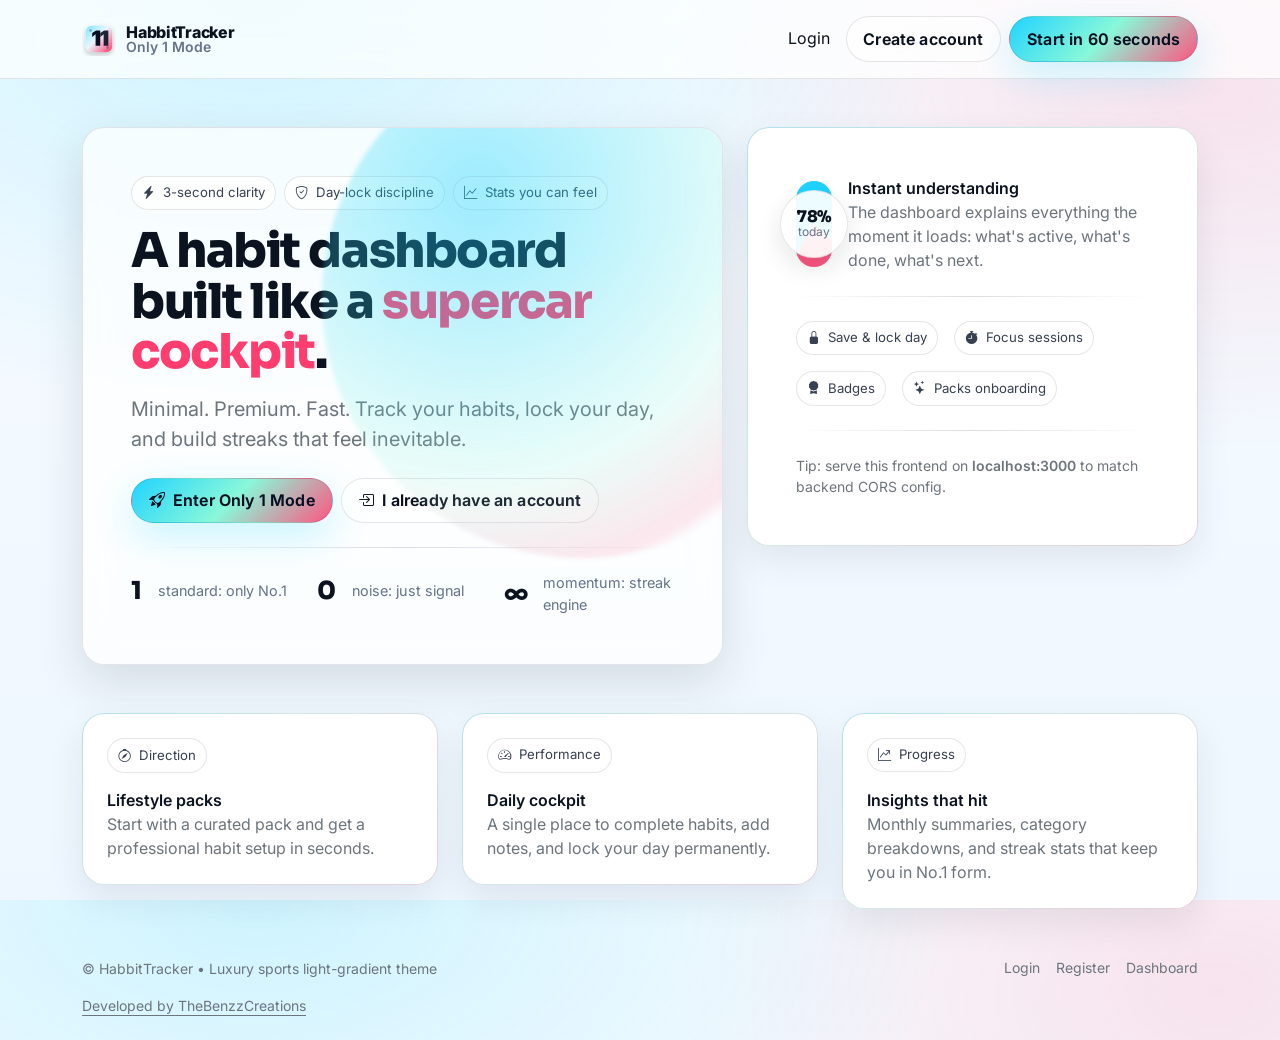
<file: index.html>
<!doctype html>
<html lang="en">
  <head>
    <meta charset="utf-8" />
    <meta name="viewport" content="width=device-width, initial-scale=1" />
    <title>HabbitTracker • Only 1 Mode</title>
  <link rel="canonical" href="https://khushalsehrawat.github.io/hb/" />
  <meta property="og:url" content="https://khushalsehrawat.github.io/hb/" />
    <meta name="description" content="Luxury habit performance dashboard with day locking, streak engine, and focus sessions." />
    <meta name="author" content="TheBenzzCreations" />
    <meta name="creator" content="TheBenzzCreations" />
    <meta property="og:type" content="website" />
    <meta property="og:site_name" content="HabbitTracker" />
    <meta property="og:title" content="HabbitTracker • Only 1 Mode" />
    <meta property="og:description" content="Luxury habit performance dashboard with day locking, streak engine, and focus sessions." />
    <meta name="twitter:card" content="summary" />
    <meta name="twitter:title" content="HabbitTracker • Only 1 Mode" />
    <meta name="twitter:description" content="Luxury habit performance dashboard with day locking, streak engine, and focus sessions." />

    <script type="application/ld+json">
{
  "@context": "https://schema.org",
  "@type": "WebSite",
  "name": "HabbitTracker",
  "description": "Luxury habit performance dashboard with day locking, streak engine, and focus sessions.",
  "creator": {
    "@type": "Organization",
    "name": "TheBenzzCreations",
    "url": "https://www.thebenzzcreations.com/"
  },
  "url": "https://khushalsehrawat.github.io/hb/"
}
</script>

    <link rel="preconnect" href="https://fonts.googleapis.com" />
    <link rel="preconnect" href="https://fonts.gstatic.com" crossorigin />
    <link href="https://fonts.googleapis.com/css2?family=Inter:wght@400;500;600;700;800&family=Sora:wght@600;700;800&display=swap" rel="stylesheet" />

    <link href="https://cdn.jsdelivr.net/npm/bootstrap@5.3.3/dist/css/bootstrap.min.css" rel="stylesheet" />
    <link href="https://cdn.jsdelivr.net/npm/bootstrap-icons@1.11.3/font/bootstrap-icons.min.css" rel="stylesheet" />
    <link href="https://unpkg.com/aos@2.3.4/dist/aos.css" rel="stylesheet" />

    <link href="./assets/css/theme.css" rel="stylesheet" />
    <link href="./assets/css/app.css" rel="stylesheet" />
  </head>
  <body>
    <nav class="navbar navbar-expand-lg hx-nav sticky-top">
      <div class="container py-2">
        <a class="hx-brand" href="./index.html">
          <img src="./assets/img/one1-mark.svg" alt="Only 1" />
          <div class="d-flex flex-column lh-1">
            <span class="t1">HabbitTracker</span>
            <span class="t2">Only 1 Mode</span>
          </div>
        </a>

        <button class="navbar-toggler" type="button" data-bs-toggle="collapse" data-bs-target="#topNav">
          <span class="navbar-toggler-icon"></span>
        </button>

        <div class="collapse navbar-collapse" id="topNav">
          <div class="navbar-nav ms-auto align-items-lg-center gap-lg-2">
            <a class="nav-link hx-link" href="./auth/login.html">Login</a>
            <a class="btn hx-btn hx-btn-ghost" href="./auth/register.html">Create account</a>
            <a class="btn hx-btn hx-btn-primary" id="hx-cta" href="./auth/register.html">Start in 60 seconds</a>
          </div>
        </div>
      </div>
    </nav>

    <main class="hx-page">
      <section class="container py-5">
        <div class="row g-4 align-items-stretch">
          <div class="col-lg-7" data-aos="fade-up">
            <div class="hx-glass p-4 p-md-5 position-relative hx-hero-card">
              <div class="hx-hero-bg"></div>
              <div class="d-flex flex-wrap gap-2 mb-3">
                <span class="hx-chip"><i class="bi bi-lightning-charge-fill"></i> 3-second clarity</span>
                <span class="hx-chip"><i class="bi bi-shield-check"></i> Day-lock discipline</span>
                <span class="hx-chip"><i class="bi bi-graph-up"></i> Stats you can feel</span>
              </div>

              <h1 class="hx-hero-title display-5 mb-3">
                A habit dashboard built like a <span style="color:var(--hx-accent)">supercar cockpit</span>.
              </h1>
              <p class="text-secondary fs-5 mb-4">
                Minimal. Premium. Fast. Track your habits, lock your day, and build streaks that feel inevitable.
              </p>

              <div class="d-flex flex-wrap gap-2">
                <a class="btn hx-btn hx-btn-primary" href="./auth/register.html">
                  <i class="bi bi-rocket-takeoff me-2"></i>Enter Only 1 Mode
                </a>
                <a class="btn hx-btn hx-btn-ghost" href="./auth/login.html">
                  <i class="bi bi-box-arrow-in-right me-2"></i>I already have an account
                </a>
              </div>

              <div class="hx-mini-divider my-4"></div>
              <div class="row g-3">
                <div class="col-sm-4">
                  <div class="hx-kpi">
                    <div class="n">1</div>
                    <div class="l">standard: only No.1</div>
                  </div>
                </div>
                <div class="col-sm-4">
                  <div class="hx-kpi">
                    <div class="n">0</div>
                    <div class="l">noise: just signal</div>
                  </div>
                </div>
                <div class="col-sm-4">
                  <div class="hx-kpi">
                    <div class="n">∞</div>
                    <div class="l">momentum: streak engine</div>
                  </div>
                </div>
              </div>
            </div>
          </div>

          <div class="col-lg-5" data-aos="fade-left" data-aos-delay="150">
            <div class="hx-card p-4 p-md-5 hx-border-grad">
              <div class="d-flex align-items-center gap-3">
                <div class="hx-ring" style="--p:78">
                  <div class="hx-ring-text">
                    <div class="pct">78%</div>
                    <div class="lbl">today</div>
                  </div>
                </div>
                <div>
                  <div class="fw-semibold">Instant understanding</div>
                  <div class="text-secondary">
                    The dashboard explains everything the moment it loads: what's active, what's done, what's next.
                  </div>
                </div>
              </div>

              <div class="hx-mini-divider my-4"></div>

              <div class="d-grid gap-3">
                <div class="d-flex gap-3 flex-wrap">
                  <div class="hx-chip"><i class="bi bi-lock-fill"></i> Save & lock day</div>
                  <div class="hx-chip"><i class="bi bi-stopwatch-fill"></i> Focus sessions</div>
                </div>
                <div class="d-flex gap-3 flex-wrap">
                  <div class="hx-chip"><i class="bi bi-award-fill"></i> Badges</div>
                  <div class="hx-chip"><i class="bi bi-stars"></i> Packs onboarding</div>
                </div>
              </div>

              <div class="hx-mini-divider my-4"></div>
              <div class="text-secondary small">
                Tip: serve this frontend on <span class="fw-semibold">localhost:3000</span> to match backend CORS config.
              </div>
            </div>
          </div>
        </div>
      </section>

      <section class="container pb-5">
        <div class="row g-4">
          <div class="col-lg-4" data-aos="fade-up">
            <div class="hx-card p-4 hx-border-grad">
              <div class="hx-chip mb-3"><i class="bi bi-compass"></i> Direction</div>
              <div class="fw-semibold">Lifestyle packs</div>
              <div class="text-secondary">
                Start with a curated pack and get a professional habit setup in seconds.
              </div>
            </div>
          </div>
          <div class="col-lg-4" data-aos="fade-up" data-aos-delay="80">
            <div class="hx-card p-4 hx-border-grad">
              <div class="hx-chip mb-3"><i class="bi bi-speedometer2"></i> Performance</div>
              <div class="fw-semibold">Daily cockpit</div>
              <div class="text-secondary">
                A single place to complete habits, add notes, and lock your day permanently.
              </div>
            </div>
          </div>
          <div class="col-lg-4" data-aos="fade-up" data-aos-delay="160">
            <div class="hx-card p-4 hx-border-grad">
              <div class="hx-chip mb-3"><i class="bi bi-graph-up-arrow"></i> Progress</div>
              <div class="fw-semibold">Insights that hit</div>
              <div class="text-secondary">
                Monthly summaries, category breakdowns, and streak stats that keep you in No.1 form.
              </div>
            </div>
          </div>
        </div>
      </section>
    </main>

    <footer class="container pb-4 text-secondary small">
      <div class="d-flex flex-wrap justify-content-between align-items-center gap-2">
        <div>© HabbitTracker • Luxury sports light-gradient theme</div>
        <div class="d-flex gap-3">
          <a class="hx-link" href="./auth/login.html">Login</a>
          <a class="hx-link" href="./auth/register.html">Register</a>
          <a class="hx-link" href="./app/dashboard.html">Dashboard</a>
        </div>
      </div>
      <div class="mt-3">
        <a
          class="d-inline-block link-secondary link-offset-2"
          href="https://www.thebenzzcreations.com/"
          title="TheBenzzCreations"
        >Developed by TheBenzzCreations</a>
      </div>
    </footer>

    <script src="https://cdn.jsdelivr.net/npm/bootstrap@5.3.3/dist/js/bootstrap.bundle.min.js"></script>
    <script src="https://unpkg.com/aos@2.3.4/dist/aos.js"></script>
    <script>
      AOS.init({ duration: 650, once: true, offset: 10 });
    </script>
    <script type="module" src="./src/js/pages/landing.js"></script>
  </body>
</html>
</file>
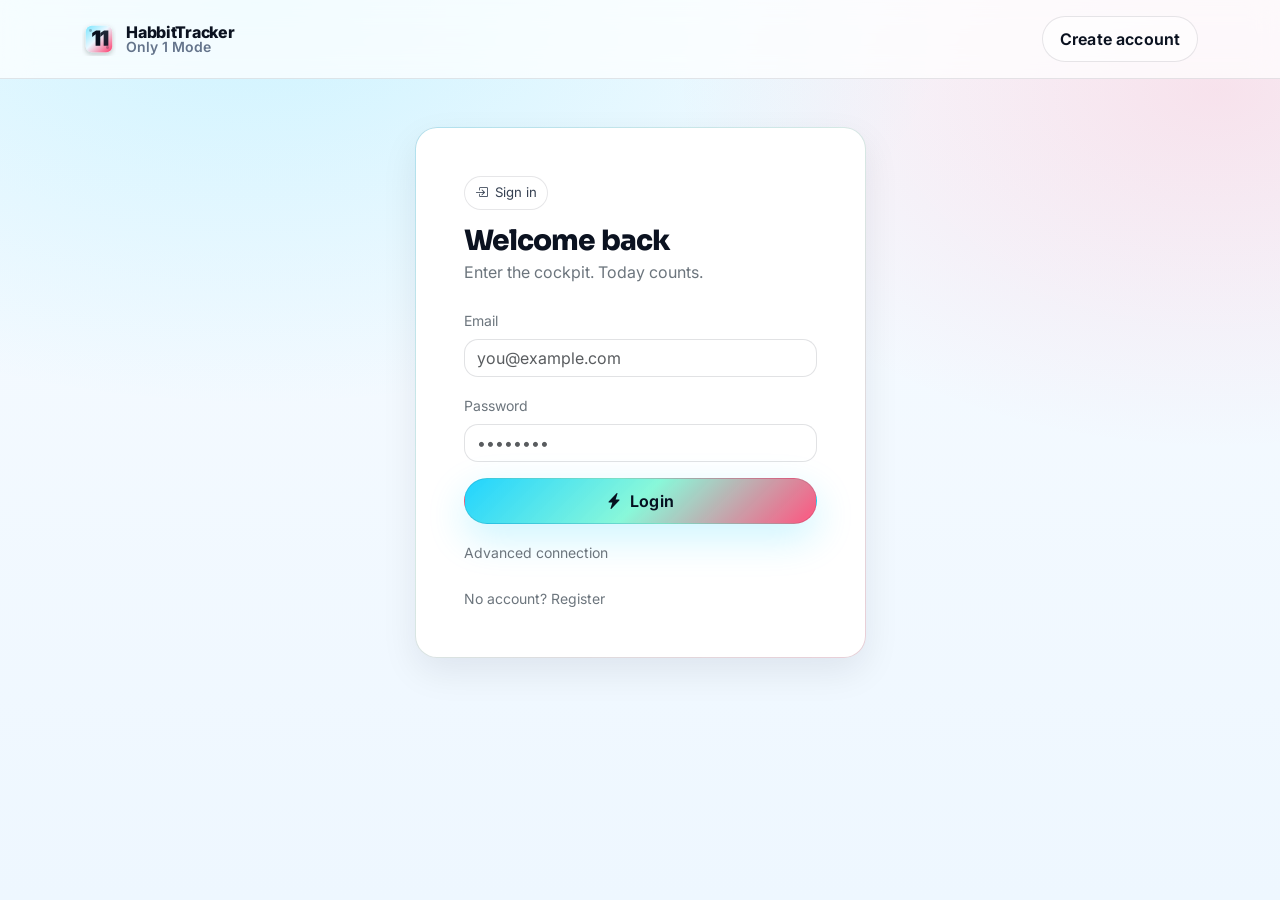
<file: app/dashboard.html>
<!doctype html>
<html lang="en">
  <head>
    <meta charset="utf-8" />
    <meta name="viewport" content="width=device-width, initial-scale=1" />
    <title>Dashboard • HabbitTracker</title>
  <link rel="canonical" href="https://khushalsehrawat.github.io/hb/app/dashboard.html" />
  <meta property="og:url" content="https://khushalsehrawat.github.io/hb/app/dashboard.html" />
    <meta name="description" content="Review daily habits, add notes and lock your day from the HabbitTracker dashboard." />
    <meta name="author" content="TheBenzzCreations" />
    <meta name="creator" content="TheBenzzCreations" />
    <meta property="og:type" content="website" />
    <meta property="og:site_name" content="HabbitTracker" />
    <meta property="og:title" content="Dashboard • HabbitTracker" />
    <meta property="og:description" content="Review daily habits, add notes and lock your day from the HabbitTracker dashboard." />
    <meta name="twitter:card" content="summary" />
    <meta name="twitter:title" content="Dashboard • HabbitTracker" />
    <meta name="twitter:description" content="Review daily habits, add notes and lock your day from the HabbitTracker dashboard." />

    <link rel="preconnect" href="https://fonts.googleapis.com" />
    <link rel="preconnect" href="https://fonts.gstatic.com" crossorigin />
    <link href="https://fonts.googleapis.com/css2?family=Inter:wght@400;500;600;700;800&family=Sora:wght@600;700;800&display=swap" rel="stylesheet" />

    <link href="https://cdn.jsdelivr.net/npm/bootstrap@5.3.3/dist/css/bootstrap.min.css" rel="stylesheet" />
    <link href="https://cdn.jsdelivr.net/npm/bootstrap-icons@1.11.3/font/bootstrap-icons.min.css" rel="stylesheet" />
    <link href="../assets/css/theme.css" rel="stylesheet" />
    <link href="../assets/css/app.css" rel="stylesheet" />
  </head>
  <body>
    <div class="d-flex" style="min-height:100vh">
      <aside class="hx-sidebar d-none d-lg-flex flex-column p-3" style="width:300px">
        <a class="hx-brand mb-3" href="../index.html">
          <img src="../assets/img/one1-mark.svg" alt="Only 1" />
          <div class="d-flex flex-column lh-1">
            <span class="t1">HabbitTracker</span>
            <span class="t2">Only 1 Mode</span>
          </div>
        </a>

        <div class="hx-card p-3 mb-3">
          <div class="d-flex align-items-center gap-3">
            <div
              class="rounded-circle d-grid place-items-center"
              data-hx-avatar
              style="width:42px;height:42px;background:var(--hx-grad);border:1px solid rgba(11,18,32,.10);font-weight:800"
            ></div>
            <div class="min-w-0">
              <div class="fw-semibold text-truncate" data-hx-user>—</div>
              <div class="text-secondary small text-truncate" data-hx-email>—</div>
            </div>
          </div>
        </div>

        <nav class="vstack gap-1">
          <a class="hx-side-link" data-hx-nav="dashboard" href="./dashboard.html"><i class="bi bi-speedometer2"></i>Dashboard</a>
          <a class="hx-side-link" data-hx-nav="habits" href="./habits.html"><i class="bi bi-list-check"></i>Habits</a>
          <a class="hx-side-link" data-hx-nav="insights" href="./insights.html"><i class="bi bi-graph-up"></i>Insights</a>
          <a class="hx-side-link" data-hx-nav="focus" href="./focus.html"><i class="bi bi-stopwatch"></i>Focus</a>
          <a class="hx-side-link" data-hx-nav="settings" href="./settings.html"><i class="bi bi-gear"></i>Settings</a>
        </nav>

        <div class="mt-auto pt-3">
          <a class="btn hx-btn hx-btn-ghost w-100" href="#" data-hx-logout><i class="bi bi-box-arrow-right me-2"></i>Logout</a>
        </div>
      </aside>

      <main class="flex-grow-1">
        <div class="hx-nav">
          <div class="container-fluid py-3 px-3 px-lg-4 d-flex justify-content-between align-items-center">
            <div class="d-flex align-items-center gap-2">
              <button class="btn hx-btn hx-btn-ghost d-lg-none" data-bs-toggle="offcanvas" data-bs-target="#mobileNav">
                <i class="bi bi-list"></i>
              </button>
              <div>
                <div class="fw-semibold" data-hx-page-title>Dashboard</div>
                <div class="text-secondary small">One screen. One day. No excuses.</div>
              </div>
            </div>
            <div class="d-flex gap-2">
              <a class="btn hx-btn hx-btn-ghost" href="./habits.html"><i class="bi bi-plus-lg me-2"></i>Add habit</a>
              <a class="btn hx-btn hx-btn-primary" href="./focus.html"><i class="bi bi-stopwatch-fill me-2"></i>Start focus</a>
            </div>
          </div>
        </div>

        <div class="container-fluid px-3 px-lg-4 py-4">
          <div class="row g-4">
            <div class="col-12">
              <div class="hx-card p-4 hx-border-grad">
                <div class="d-flex flex-wrap justify-content-between align-items-center gap-3">
                  <div>
                    <div class="text-secondary small">Welcome</div>
                    <div class="hx-hero-title h4 mb-0">Driver <span id="hxWelcome">—</span></div>
                  </div>
                  <div class="d-flex flex-wrap gap-2">
                    <span class="hx-chip"><i class="bi bi-award"></i> Role: <span class="ms-1" id="hxRole">—</span></span>
                    <span class="hx-chip"><i class="bi bi-clock"></i> Auto-save: <span class="ms-1" id="hxAutoSave">—</span></span>
                    <span class="hx-chip"><i class="bi bi-globe2"></i> TZ: <span class="ms-1" id="hxTZ">—</span></span>
                    <span class="hx-chip"><i class="bi bi-list-check"></i> Habits: <span class="ms-1" id="hxHabitCount">—</span></span>
                  </div>
                </div>
              </div>
            </div>

            <div class="col-xl-8">
              <div class="hx-card p-4 hx-border-grad">
                <div class="d-flex justify-content-between align-items-start gap-3">
                  <div>
                    <div class="fw-semibold d-flex align-items-center gap-2">
                      Today <span class="hx-badge-soft" id="hxTodayDate">—</span>
                      <span class="hx-badge-soft d-none" id="hxLocked"><i class="bi bi-lock-fill me-1"></i>Locked</span>
                    </div>
                    <div class="text-secondary small mt-1">Complete, add actuals/notes, then lock the day.</div>
                  </div>
                  <div class="d-flex align-items-center gap-3">
                    <div id="hxRing" class="hx-ring" style="--p:0">
                      <div class="hx-ring-text">
                        <div class="pct" id="hxRingPct">0%</div>
                        <div class="lbl">complete</div>
                      </div>
                    </div>
                    <button id="saveBtn" class="btn hx-btn hx-btn-primary">
                      <i class="bi bi-lock-fill me-2"></i>Save & Lock
                    </button>
                  </div>
                </div>

                <div class="hx-mini-divider my-3"></div>

                <div id="todayHost">
                  <div class="table-responsive">
                    <table class="table hx-table align-middle">
                      <thead>
                        <tr class="text-secondary small">
                          <th>Done</th>
                          <th>Habit</th>
                          <th>Actual</th>
                          <th>Note</th>
                        </tr>
                      </thead>
                      <tbody id="todayTableBody"></tbody>
                    </table>
                  </div>
                </div>

                <div class="hx-mini-divider my-3"></div>
                <div class="row g-3">
                  <div class="col-md-3">
                    <label class="form-label text-secondary small">Mood (1–5)</label>
                    <input id="moodScore" class="form-control" type="number" min="1" max="5" placeholder="4" />
                  </div>
                  <div class="col-md-3">
                    <label class="form-label text-secondary small">Energy (1–5)</label>
                    <input id="energyScore" class="form-control" type="number" min="1" max="5" placeholder="3" />
                  </div>
                  <div class="col-md-6">
                    <label class="form-label text-secondary small">Mood tags</label>
                    <input id="moodTags" class="form-control" placeholder="focused, calm, hungry" />
                  </div>
                  <div class="col-12">
                    <label class="form-label text-secondary small">Journal</label>
                    <textarea id="journalText" class="form-control" rows="3" placeholder="What made today a win?"></textarea>
                  </div>
                </div>
              </div>
            </div>

            <div class="col-xl-4">
              <div class="hx-card p-4 hx-border-grad mb-4">
                <div class="fw-semibold">Lifestyle packs</div>
                <div class="text-secondary small">Instant pro setup. Add a pack and hit the ground running.</div>
                <div class="mt-3 d-flex gap-2">
                  <select id="packCode" class="form-select"></select>
                  <button id="applyPackBtn" class="btn hx-btn hx-btn-primary">Apply</button>
                </div>
              </div>

              <div class="hx-card p-4 hx-border-grad">
                <div class="fw-semibold">Rule: no backfill</div>
                <div class="text-secondary mt-1">
                  The backend decides “today” using your timezone. When you lock it, it’s sealed.
                </div>
                <div class="hx-mini-divider my-3"></div>
                <a class="btn hx-btn hx-btn-ghost w-100" href="./insights.html"><i class="bi bi-graph-up me-2"></i>Open Insights</a>
              </div>
            </div>
          </div>
        </div>
      </main>
    </div>

    <div class="offcanvas offcanvas-start" tabindex="-1" id="mobileNav">
      <div class="offcanvas-header">
        <a class="hx-brand" href="../index.html">
          <img src="../assets/img/one1-mark.svg" alt="Only 1" />
          <div class="d-flex flex-column lh-1">
            <span class="t1">HabbitTracker</span>
            <span class="t2">Only 1 Mode</span>
          </div>
        </a>
        <button type="button" class="btn-close" data-bs-dismiss="offcanvas"></button>
      </div>
      <div class="offcanvas-body">
        <div class="hx-card p-3 mb-3">
          <div class="d-flex align-items-center gap-3">
            <div
              class="rounded-circle d-grid place-items-center"
              data-hx-avatar
              style="width:42px;height:42px;background:var(--hx-grad);border:1px solid rgba(11,18,32,.10);font-weight:800"
            ></div>
            <div class="min-w-0">
              <div class="fw-semibold text-truncate" data-hx-user>—</div>
              <div class="text-secondary small text-truncate" data-hx-email>—</div>
            </div>
          </div>
        </div>
        <nav class="vstack gap-1">
          <a class="hx-side-link" data-hx-nav="dashboard" href="./dashboard.html"><i class="bi bi-speedometer2"></i>Dashboard</a>
          <a class="hx-side-link" data-hx-nav="habits" href="./habits.html"><i class="bi bi-list-check"></i>Habits</a>
          <a class="hx-side-link" data-hx-nav="insights" href="./insights.html"><i class="bi bi-graph-up"></i>Insights</a>
          <a class="hx-side-link" data-hx-nav="focus" href="./focus.html"><i class="bi bi-stopwatch"></i>Focus</a>
          <a class="hx-side-link" data-hx-nav="settings" href="./settings.html"><i class="bi bi-gear"></i>Settings</a>
        </nav>
        <div class="mt-3">
          <a class="btn hx-btn hx-btn-ghost w-100" href="#" data-hx-logout><i class="bi bi-box-arrow-right me-2"></i>Logout</a>
        </div>
      </div>
    </div>

    <script src="https://cdn.jsdelivr.net/npm/bootstrap@5.3.3/dist/js/bootstrap.bundle.min.js"></script>
    <script type="module" src="../src/js/pages/dashboard.js"></script>
  </body>
</html>
</file>
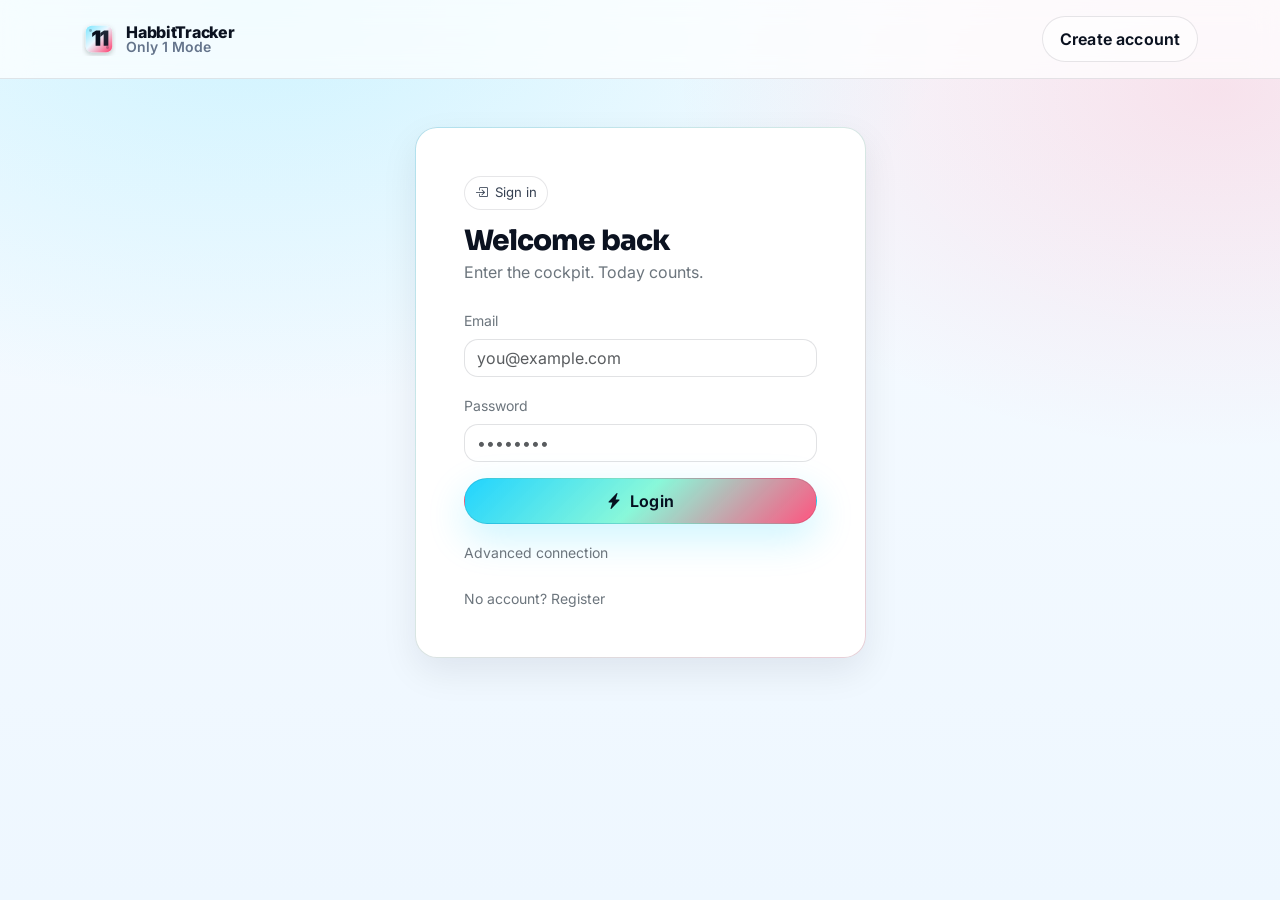
<file: app/focus.html>
<!doctype html>
<html lang="en">
  <head>
    <meta charset="utf-8" />
    <meta name="viewport" content="width=device-width, initial-scale=1" />
    <title>Focus • HabbitTracker</title>
  <link rel="canonical" href="https://khushalsehrawat.github.io/hb/app/focus.html" />
  <meta property="og:url" content="https://khushalsehrawat.github.io/hb/app/focus.html" />
    <meta name="description" content="Start focus sessions, link them to habits and review today&#x27;s sessions in HabbitTracker." />
    <meta name="author" content="TheBenzzCreations" />
    <meta name="creator" content="TheBenzzCreations" />
    <meta property="og:type" content="website" />
    <meta property="og:site_name" content="HabbitTracker" />
    <meta property="og:title" content="Focus • HabbitTracker" />
    <meta property="og:description" content="Start focus sessions, link them to habits and review today&#x27;s sessions in HabbitTracker." />
    <meta name="twitter:card" content="summary" />
    <meta name="twitter:title" content="Focus • HabbitTracker" />
    <meta name="twitter:description" content="Start focus sessions, link them to habits and review today&#x27;s sessions in HabbitTracker." />

    <link rel="preconnect" href="https://fonts.googleapis.com" />
    <link rel="preconnect" href="https://fonts.gstatic.com" crossorigin />
    <link href="https://fonts.googleapis.com/css2?family=Inter:wght@400;500;600;700;800&family=Sora:wght@600;700;800&display=swap" rel="stylesheet" />

    <link href="https://cdn.jsdelivr.net/npm/bootstrap@5.3.3/dist/css/bootstrap.min.css" rel="stylesheet" />
    <link href="https://cdn.jsdelivr.net/npm/bootstrap-icons@1.11.3/font/bootstrap-icons.min.css" rel="stylesheet" />
    <link href="../assets/css/theme.css" rel="stylesheet" />
    <link href="../assets/css/app.css" rel="stylesheet" />
  </head>
  <body>
    <div class="d-flex" style="min-height:100vh">
      <aside class="hx-sidebar d-none d-lg-flex flex-column p-3" style="width:300px">
        <a class="hx-brand mb-3" href="../index.html">
          <img src="../assets/img/one1-mark.svg" alt="Only 1" />
          <div class="d-flex flex-column lh-1">
            <span class="t1">HabbitTracker</span>
            <span class="t2">Only 1 Mode</span>
          </div>
        </a>
        <div class="hx-card p-3 mb-3">
          <div class="d-flex align-items-center gap-3">
            <div
              class="rounded-circle d-grid place-items-center"
              data-hx-avatar
              style="width:42px;height:42px;background:var(--hx-grad);border:1px solid rgba(11,18,32,.10);font-weight:800"
            ></div>
            <div class="min-w-0">
              <div class="fw-semibold text-truncate" data-hx-user>—</div>
              <div class="text-secondary small text-truncate" data-hx-email>—</div>
            </div>
          </div>
        </div>
        <nav class="vstack gap-1">
          <a class="hx-side-link" data-hx-nav="dashboard" href="./dashboard.html"><i class="bi bi-speedometer2"></i>Dashboard</a>
          <a class="hx-side-link" data-hx-nav="habits" href="./habits.html"><i class="bi bi-list-check"></i>Habits</a>
          <a class="hx-side-link" data-hx-nav="insights" href="./insights.html"><i class="bi bi-graph-up"></i>Insights</a>
          <a class="hx-side-link" data-hx-nav="focus" href="./focus.html"><i class="bi bi-stopwatch"></i>Focus</a>
          <a class="hx-side-link" data-hx-nav="settings" href="./settings.html"><i class="bi bi-gear"></i>Settings</a>
        </nav>
        <div class="mt-auto pt-3">
          <a class="btn hx-btn hx-btn-ghost w-100" href="#" data-hx-logout><i class="bi bi-box-arrow-right me-2"></i>Logout</a>
        </div>
      </aside>

      <main class="flex-grow-1">
        <div class="hx-nav">
          <div class="container-fluid py-3 px-3 px-lg-4 d-flex justify-content-between align-items-center">
            <div class="d-flex align-items-center gap-2">
              <button class="btn hx-btn hx-btn-ghost d-lg-none" data-bs-toggle="offcanvas" data-bs-target="#mobileNav">
                <i class="bi bi-list"></i>
              </button>
              <div>
                <div class="fw-semibold" data-hx-page-title>Focus</div>
                <div class="text-secondary small">Deep work, zero drift.</div>
              </div>
            </div>
          </div>
        </div>

        <div class="container-fluid px-3 px-lg-4 py-4">
          <div class="row g-4">
            <div class="col-xl-5">
              <div class="hx-card p-4 hx-border-grad">
                <div class="fw-semibold mb-1">Start a session</div>
                <div class="text-secondary small">Label it, optionally link it to a habit.</div>
                <div class="hx-mini-divider my-3"></div>
                <div class="row g-3">
                  <div class="col-12">
                    <label class="form-label text-secondary small">Label</label>
                    <input id="focusLabel" class="form-control" placeholder="Deep work on DSA" />
                  </div>
                  <div class="col-12">
                    <label class="form-label text-secondary small">Link to habit (optional)</label>
                    <select id="focusHabit" class="form-select"></select>
                  </div>
                  <div class="col-12">
                    <button id="startBtn" class="btn hx-btn hx-btn-primary w-100"><i class="bi bi-play-fill me-2"></i>Start</button>
                  </div>
                </div>
              </div>

              <div class="mt-4" id="activeHost"></div>
            </div>

            <div class="col-xl-7">
              <div class="hx-card p-4 hx-border-grad">
                <div class="fw-semibold mb-2">Today’s sessions</div>
                <div class="text-secondary small">A clean log of focus laps for today.</div>
                <div class="hx-mini-divider my-3"></div>
                <div id="sessionsHost"></div>
              </div>
            </div>
          </div>
        </div>
      </main>
    </div>

    <div class="offcanvas offcanvas-start" tabindex="-1" id="mobileNav">
      <div class="offcanvas-header">
        <a class="hx-brand" href="../index.html">
          <img src="../assets/img/one1-mark.svg" alt="Only 1" />
          <div class="d-flex flex-column lh-1">
            <span class="t1">HabbitTracker</span>
            <span class="t2">Only 1 Mode</span>
          </div>
        </a>
        <button type="button" class="btn-close" data-bs-dismiss="offcanvas"></button>
      </div>
      <div class="offcanvas-body">
        <nav class="vstack gap-1">
          <a class="hx-side-link" data-hx-nav="dashboard" href="./dashboard.html"><i class="bi bi-speedometer2"></i>Dashboard</a>
          <a class="hx-side-link" data-hx-nav="habits" href="./habits.html"><i class="bi bi-list-check"></i>Habits</a>
          <a class="hx-side-link" data-hx-nav="insights" href="./insights.html"><i class="bi bi-graph-up"></i>Insights</a>
          <a class="hx-side-link" data-hx-nav="focus" href="./focus.html"><i class="bi bi-stopwatch"></i>Focus</a>
          <a class="hx-side-link" data-hx-nav="settings" href="./settings.html"><i class="bi bi-gear"></i>Settings</a>
        </nav>
        <div class="mt-3">
          <a class="btn hx-btn hx-btn-ghost w-100" href="#" data-hx-logout><i class="bi bi-box-arrow-right me-2"></i>Logout</a>
        </div>
      </div>
    </div>

    <script src="https://cdn.jsdelivr.net/npm/bootstrap@5.3.3/dist/js/bootstrap.bundle.min.js"></script>
    <script type="module" src="../src/js/pages/focus.js"></script>
  </body>
</html>
</file>
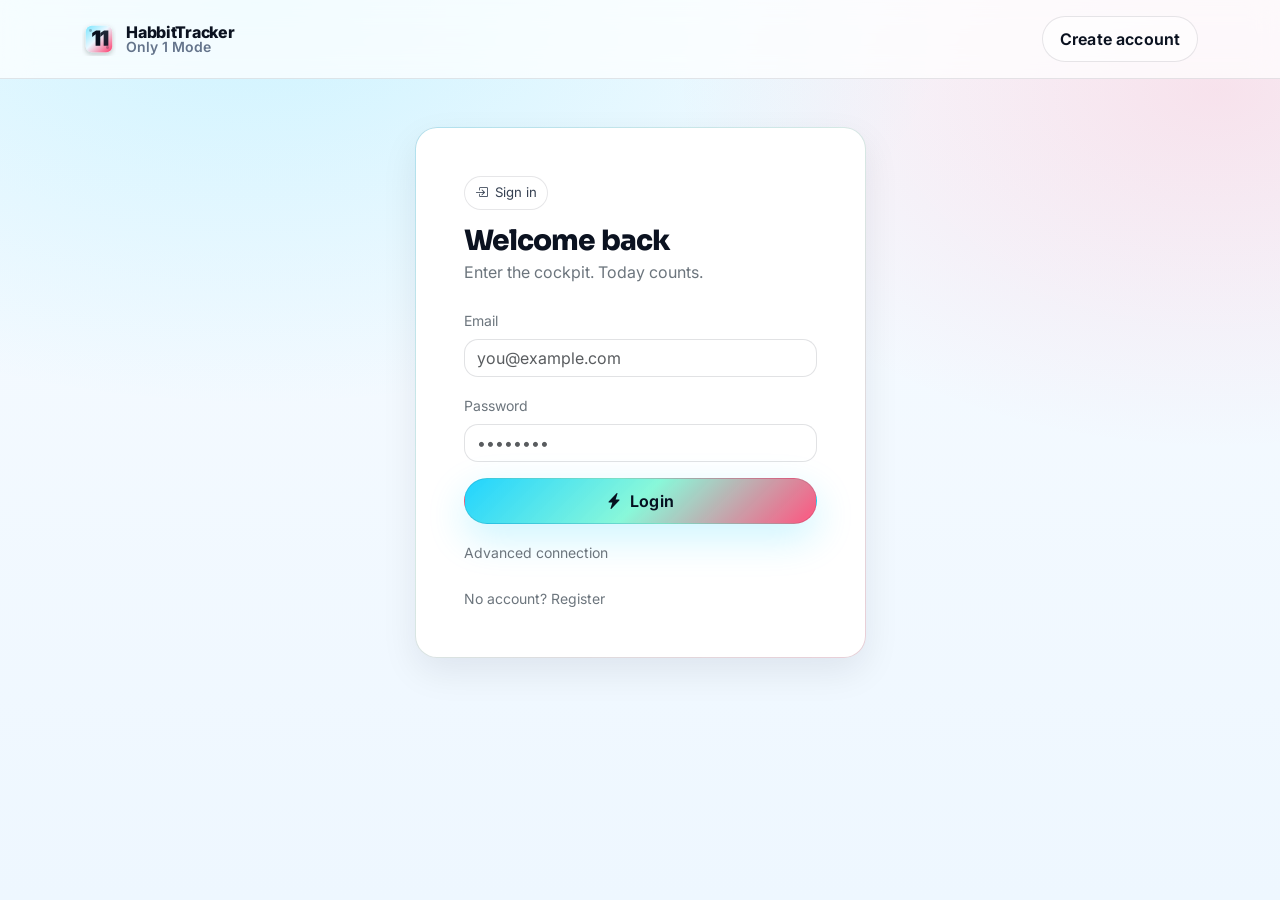
<file: app/habits.html>
<!doctype html>
<html lang="en">
  <head>
    <meta charset="utf-8" />
    <meta name="viewport" content="width=device-width, initial-scale=1" />
    <title>Habits • HabbitTracker</title>
  <link rel="canonical" href="https://khushalsehrawat.github.io/hb/app/habits.html" />
  <meta property="og:url" content="https://khushalsehrawat.github.io/hb/app/habits.html" />
    <meta name="description" content="Create and manage habits, organize your routine and configure habit targets with HabbitTracker." />
    <meta name="author" content="TheBenzzCreations" />
    <meta name="creator" content="TheBenzzCreations" />
    <meta property="og:type" content="website" />
    <meta property="og:site_name" content="HabbitTracker" />
    <meta property="og:title" content="Habits • HabbitTracker" />
    <meta property="og:description" content="Create and manage habits, organize your routine and configure habit targets with HabbitTracker." />
    <meta name="twitter:card" content="summary" />
    <meta name="twitter:title" content="Habits • HabbitTracker" />
    <meta name="twitter:description" content="Create and manage habits, organize your routine and configure habit targets with HabbitTracker." />

    <link rel="preconnect" href="https://fonts.googleapis.com" />
    <link rel="preconnect" href="https://fonts.gstatic.com" crossorigin />
    <link href="https://fonts.googleapis.com/css2?family=Inter:wght@400;500;600;700;800&family=Sora:wght@600;700;800&display=swap" rel="stylesheet" />

    <link href="https://cdn.jsdelivr.net/npm/bootstrap@5.3.3/dist/css/bootstrap.min.css" rel="stylesheet" />
    <link href="https://cdn.jsdelivr.net/npm/bootstrap-icons@1.11.3/font/bootstrap-icons.min.css" rel="stylesheet" />
    <link href="../assets/css/theme.css" rel="stylesheet" />
    <link href="../assets/css/app.css" rel="stylesheet" />
  </head>
  <body>
    <div class="d-flex" style="min-height:100vh">
      <aside class="hx-sidebar d-none d-lg-flex flex-column p-3" style="width:300px">
        <a class="hx-brand mb-3" href="../index.html">
          <img src="../assets/img/one1-mark.svg" alt="Only 1" />
          <div class="d-flex flex-column lh-1">
            <span class="t1">HabbitTracker</span>
            <span class="t2">Only 1 Mode</span>
          </div>
        </a>
        <div class="hx-card p-3 mb-3">
          <div class="d-flex align-items-center gap-3">
            <div
              class="rounded-circle d-grid place-items-center"
              data-hx-avatar
              style="width:42px;height:42px;background:var(--hx-grad);border:1px solid rgba(11,18,32,.10);font-weight:800"
            ></div>
            <div class="min-w-0">
              <div class="fw-semibold text-truncate" data-hx-user>—</div>
              <div class="text-secondary small text-truncate" data-hx-email>—</div>
            </div>
          </div>
        </div>
        <nav class="vstack gap-1">
          <a class="hx-side-link" data-hx-nav="dashboard" href="./dashboard.html"><i class="bi bi-speedometer2"></i>Dashboard</a>
          <a class="hx-side-link" data-hx-nav="habits" href="./habits.html"><i class="bi bi-list-check"></i>Habits</a>
          <a class="hx-side-link" data-hx-nav="insights" href="./insights.html"><i class="bi bi-graph-up"></i>Insights</a>
          <a class="hx-side-link" data-hx-nav="focus" href="./focus.html"><i class="bi bi-stopwatch"></i>Focus</a>
          <a class="hx-side-link" data-hx-nav="settings" href="./settings.html"><i class="bi bi-gear"></i>Settings</a>
        </nav>
        <div class="mt-auto pt-3">
          <a class="btn hx-btn hx-btn-ghost w-100" href="#" data-hx-logout><i class="bi bi-box-arrow-right me-2"></i>Logout</a>
        </div>
      </aside>

      <main class="flex-grow-1">
        <div class="hx-nav">
          <div class="container-fluid py-3 px-3 px-lg-4 d-flex justify-content-between align-items-center">
            <div class="d-flex align-items-center gap-2">
              <button class="btn hx-btn hx-btn-ghost d-lg-none" data-bs-toggle="offcanvas" data-bs-target="#mobileNav">
                <i class="bi bi-list"></i>
              </button>
              <div>
                <div class="fw-semibold" data-hx-page-title>Habits</div>
                <div class="text-secondary small">Build. Break. Repeat. With precision.</div>
              </div>
            </div>
            <button id="newHabitBtn" class="btn hx-btn hx-btn-primary"><i class="bi bi-plus-lg me-2"></i>New habit</button>
          </div>
        </div>

        <div class="container-fluid px-3 px-lg-4 py-4">
          <div class="row g-4" id="habitsHost"></div>
        </div>
      </main>
    </div>

    <div class="offcanvas offcanvas-start" tabindex="-1" id="mobileNav">
      <div class="offcanvas-header">
        <a class="hx-brand" href="../index.html">
          <img src="../assets/img/one1-mark.svg" alt="Only 1" />
          <div class="d-flex flex-column lh-1">
            <span class="t1">HabbitTracker</span>
            <span class="t2">Only 1 Mode</span>
          </div>
        </a>
        <button type="button" class="btn-close" data-bs-dismiss="offcanvas"></button>
      </div>
      <div class="offcanvas-body">
        <nav class="vstack gap-1">
          <a class="hx-side-link" data-hx-nav="dashboard" href="./dashboard.html"><i class="bi bi-speedometer2"></i>Dashboard</a>
          <a class="hx-side-link" data-hx-nav="habits" href="./habits.html"><i class="bi bi-list-check"></i>Habits</a>
          <a class="hx-side-link" data-hx-nav="insights" href="./insights.html"><i class="bi bi-graph-up"></i>Insights</a>
          <a class="hx-side-link" data-hx-nav="focus" href="./focus.html"><i class="bi bi-stopwatch"></i>Focus</a>
          <a class="hx-side-link" data-hx-nav="settings" href="./settings.html"><i class="bi bi-gear"></i>Settings</a>
        </nav>
        <div class="mt-3">
          <a class="btn hx-btn hx-btn-ghost w-100" href="#" data-hx-logout><i class="bi bi-box-arrow-right me-2"></i>Logout</a>
        </div>
      </div>
    </div>

    <div class="modal fade" id="habitModal" tabindex="-1" aria-hidden="true">
      <div class="modal-dialog modal-lg modal-dialog-centered">
        <div class="modal-content hx-card p-2">
          <div class="modal-header border-0">
            <h5 class="modal-title hx-hero-title" id="habitModalTitle">Create Habit</h5>
            <button type="button" class="btn-close" data-bs-dismiss="modal"></button>
          </div>
          <div class="modal-body">
            <form id="habitForm" class="row g-3">
              <div class="col-md-6">
                <label class="form-label text-secondary small">Title</label>
                <input id="h_title" class="form-control" required placeholder="Morning workout" />
              </div>
              <div class="col-md-6">
                <label class="form-label text-secondary small">Category</label>
                <select id="h_category" class="form-select" required>
                  <option>HEALTH</option>
                  <option>STUDY</option>
                  <option>WORK</option>
                  <option>PERSONAL</option>
                  <option>FINANCE</option>
                  <option>SOCIAL</option>
                  <option>MINDFULNESS</option>
                  <option>SLEEP</option>
                  <option>NUTRITION</option>
                  <option>OTHER</option>
                </select>
              </div>
              <div class="col-12">
                <label class="form-label text-secondary small">Description</label>
                <input id="h_description" class="form-control" placeholder="Short and clear" />
              </div>
              <div class="col-md-4">
                <label class="form-label text-secondary small">Type</label>
                <select id="h_type" class="form-select" required>
                  <option>BUILD</option>
                  <option>BREAK</option>
                </select>
              </div>
              <div class="col-md-4">
                <label class="form-label text-secondary small">Frequency</label>
                <select id="h_frequencyType" class="form-select" required>
                  <option>DAILY</option>
                  <option>X_PER_WEEK</option>
                  <option>X_PER_MONTH</option>
                  <option>SPECIFIC_DAYS_OF_WEEK</option>
                </select>
              </div>
              <div class="col-md-4" id="h_frequencyValueRow">
                <label class="form-label text-secondary small">Frequency value</label>
                <input id="h_frequencyValue" class="form-control" type="number" min="1" placeholder="5" />
              </div>
              <div class="col-12 d-none" id="h_daysOfWeekRow">
                <label class="form-label text-secondary small">Days of week</label>
                <input id="h_daysOfWeek" class="form-control" placeholder="MONDAY,WEDNESDAY,FRIDAY" />
              </div>
              <div class="col-md-6">
                <label class="form-label text-secondary small">Target value (optional)</label>
                <input id="h_targetValue" class="form-control" type="number" min="1" placeholder="30" />
              </div>
              <div class="col-md-6">
                <label class="form-label text-secondary small">Unit (optional)</label>
                <input id="h_unit" class="form-control" placeholder="minutes" />
              </div>
              <div class="col-12">
                <button id="habitSaveBtn" class="btn hx-btn hx-btn-primary w-100" type="submit">
                  <i class="bi bi-check2-circle me-2"></i>Save
                </button>
              </div>
            </form>
          </div>
        </div>
      </div>
    </div>

    <script src="https://cdn.jsdelivr.net/npm/bootstrap@5.3.3/dist/js/bootstrap.bundle.min.js"></script>
    <script type="module" src="../src/js/pages/habits.js"></script>
  </body>
</html>
</file>
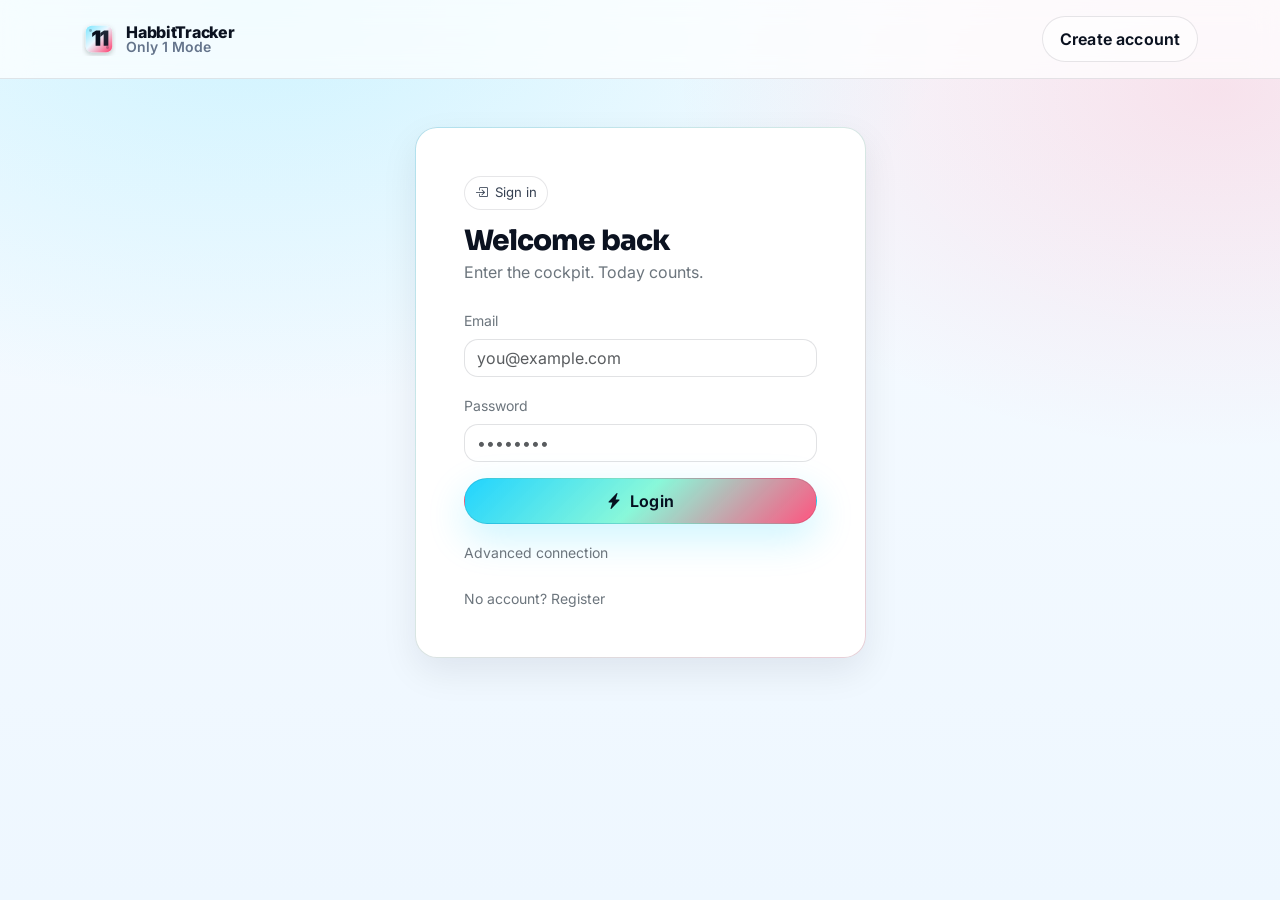
<file: app/settings.html>
<!doctype html>
<html lang="en">
  <head>
    <meta charset="utf-8" />
    <meta name="viewport" content="width=device-width, initial-scale=1" />
    <title>Settings • HabbitTracker</title>
  <link rel="canonical" href="https://khushalsehrawat.github.io/hb/app/settings.html" />
  <meta property="og:url" content="https://khushalsehrawat.github.io/hb/app/settings.html" />
    <meta name="description" content="Manage your HabbitTracker profile, reminders, timezone and account settings." />
    <meta name="author" content="TheBenzzCreations" />
    <meta name="creator" content="TheBenzzCreations" />
    <meta property="og:type" content="website" />
    <meta property="og:site_name" content="HabbitTracker" />
    <meta property="og:title" content="Settings • HabbitTracker" />
    <meta property="og:description" content="Manage your HabbitTracker profile, reminders, timezone and account settings." />
    <meta name="twitter:card" content="summary" />
    <meta name="twitter:title" content="Settings • HabbitTracker" />
    <meta name="twitter:description" content="Manage your HabbitTracker profile, reminders, timezone and account settings." />

    <link rel="preconnect" href="https://fonts.googleapis.com" />
    <link rel="preconnect" href="https://fonts.gstatic.com" crossorigin />
    <link href="https://fonts.googleapis.com/css2?family=Inter:wght@400;500;600;700;800&family=Sora:wght@600;700;800&display=swap" rel="stylesheet" />

    <link href="https://cdn.jsdelivr.net/npm/bootstrap@5.3.3/dist/css/bootstrap.min.css" rel="stylesheet" />
    <link href="https://cdn.jsdelivr.net/npm/bootstrap-icons@1.11.3/font/bootstrap-icons.min.css" rel="stylesheet" />
    <link href="../assets/css/theme.css" rel="stylesheet" />
    <link href="../assets/css/app.css" rel="stylesheet" />
  </head>
  <body>
    <div class="d-flex" style="min-height:100vh">
      <aside class="hx-sidebar d-none d-lg-flex flex-column p-3" style="width:300px">
        <a class="hx-brand mb-3" href="../index.html">
          <img src="../assets/img/one1-mark.svg" alt="Only 1" />
          <div class="d-flex flex-column lh-1">
            <span class="t1">HabbitTracker</span>
            <span class="t2">Only 1 Mode</span>
          </div>
        </a>
        <div class="hx-card p-3 mb-3">
          <div class="d-flex align-items-center gap-3">
            <div
              class="rounded-circle d-grid place-items-center"
              data-hx-avatar
              style="width:42px;height:42px;background:var(--hx-grad);border:1px solid rgba(11,18,32,.10);font-weight:800"
            ></div>
            <div class="min-w-0">
              <div class="fw-semibold text-truncate" data-hx-user>—</div>
              <div class="text-secondary small text-truncate" data-hx-email>—</div>
            </div>
          </div>
        </div>
        <nav class="vstack gap-1">
          <a class="hx-side-link" data-hx-nav="dashboard" href="./dashboard.html"><i class="bi bi-speedometer2"></i>Dashboard</a>
          <a class="hx-side-link" data-hx-nav="habits" href="./habits.html"><i class="bi bi-list-check"></i>Habits</a>
          <a class="hx-side-link" data-hx-nav="insights" href="./insights.html"><i class="bi bi-graph-up"></i>Insights</a>
          <a class="hx-side-link" data-hx-nav="focus" href="./focus.html"><i class="bi bi-stopwatch"></i>Focus</a>
          <a class="hx-side-link" data-hx-nav="settings" href="./settings.html"><i class="bi bi-gear"></i>Settings</a>
        </nav>
        <div class="mt-auto pt-3">
          <a class="btn hx-btn hx-btn-ghost w-100" href="#" data-hx-logout><i class="bi bi-box-arrow-right me-2"></i>Logout</a>
        </div>
      </aside>

      <main class="flex-grow-1">
        <div class="hx-nav">
          <div class="container-fluid py-3 px-3 px-lg-4 d-flex justify-content-between align-items-center">
            <div class="d-flex align-items-center gap-2">
              <button class="btn hx-btn hx-btn-ghost d-lg-none" data-bs-toggle="offcanvas" data-bs-target="#mobileNav">
                <i class="bi bi-list"></i>
              </button>
              <div>
                <div class="fw-semibold" data-hx-page-title>Settings</div>
                <div class="text-secondary small">Tune the machine.</div>
              </div>
            </div>
            <div class="hx-chip">Current: <span class="ms-1 fw-semibold" id="subNow">—</span></div>
          </div>
        </div>

        <div class="container-fluid px-3 px-lg-4 py-4">
          <div class="row g-4">
            <div class="col-xl-6">
              <div class="hx-card p-4 hx-border-grad">
                <div class="fw-semibold mb-2">Profile</div>
                <form id="profileForm" class="row g-3">
                  <div class="col-12">
                    <label class="form-label text-secondary small">Backend URL</label>
                    <div class="d-flex gap-2">
                      <input id="baseUrl" class="form-control" placeholder="http://localhost:8080" />
                      <button id="baseUrlSaveBtn" class="btn hx-btn hx-btn-ghost" type="button">Save</button>
                    </div>
                    <div class="text-secondary small mt-2">
                      If you run this frontend from a different port, backend CORS may block it (example origin: http://127.0.0.1:5500).
                    </div>
                    <div class="hx-mini-divider my-3"></div>
                  </div>
                  <div class="col-md-6">
                    <label class="form-label text-secondary small">Full name</label>
                    <input id="fullName" class="form-control" required />
                  </div>
                  <div class="col-md-3">
                    <label class="form-label text-secondary small">Auto-save time</label>
                    <input id="autoSaveTime" class="form-control" type="time" required />
                  </div>
                  <div class="col-md-3">
                    <label class="form-label text-secondary small">Timezone</label>
                    <input id="timeZoneId" class="form-control" required />
                  </div>
                  <div class="col-12">
                    <button id="profileSaveBtn" class="btn hx-btn hx-btn-primary w-100" type="submit">
                      <i class="bi bi-check2-circle me-2"></i>Save profile
                    </button>
                  </div>
                </form>
              </div>

              <div class="hx-card p-4 hx-border-grad mt-4">
                <div class="fw-semibold mb-2">Reminders</div>
                <form id="reminderForm" class="row g-3">
                  <div class="col-md-3">
                    <label class="form-label text-secondary small">Enabled</label>
                    <div class="form-check form-switch">
                      <input class="form-check-input" type="checkbox" id="rem_enabled" />
                      <label class="form-check-label text-secondary small" for="rem_enabled">On</label>
                    </div>
                  </div>
                  <div class="col-md-3">
                    <label class="form-label text-secondary small">Auto-save time</label>
                    <input id="rem_time" class="form-control" type="time" required />
                  </div>
                  <div class="col-md-3">
                    <label class="form-label text-secondary small">Minutes before</label>
                    <input id="rem_before" class="form-control" type="number" min="0" required />
                  </div>
                  <div class="col-md-3">
                    <label class="form-label text-secondary small">Channels</label>
                    <input id="rem_channels" class="form-control" placeholder="EMAIL,IN_APP" />
                  </div>
                  <div class="col-12">
                    <button id="remSaveBtn" class="btn hx-btn hx-btn-ghost w-100" type="submit">
                      <i class="bi bi-bell me-2"></i>Update reminders
                    </button>
                  </div>
                </form>
              </div>
            </div>

            <div class="col-xl-6">
              <div class="hx-card p-4 hx-border-grad">
                <div class="fw-semibold mb-2">API Diagnostics</div>
                <div class="text-secondary small">Run a read-only check across most endpoints (requires login).</div>
                <div class="hx-mini-divider my-3"></div>
                <div class="d-flex gap-2">
                  <button id="runDiagBtn" class="btn hx-btn hx-btn-primary" type="button"><i class="bi bi-check2-circle me-2"></i>Run checks</button>
                  <div class="hx-chip">Backend: <span class="ms-1 fw-semibold" id="diagBaseUrl">—</span></div>
                </div>
                <div class="mt-3" id="diagHost"></div>
              </div>

              <div class="hx-card p-4 hx-border-grad mt-4">
                <div class="fw-semibold mb-2">Plans</div>
                <div class="text-secondary small">Premium UI, premium discipline. Activate a plan (demo flow).</div>
                <div class="hx-mini-divider my-3"></div>
                <div class="row g-3" id="plansHost"></div>
              </div>

              <div class="hx-card p-4 hx-border-grad mt-4">
                <div class="fw-semibold mb-2">Badges</div>
                <div class="text-secondary small">Progress markers for consistent winners.</div>
                <div class="hx-mini-divider my-3"></div>
                <div class="row g-3" id="badgesHost"></div>
              </div>
            </div>
          </div>
        </div>
      </main>
    </div>

    <div class="offcanvas offcanvas-start" tabindex="-1" id="mobileNav">
      <div class="offcanvas-header">
        <a class="hx-brand" href="../index.html">
          <img src="../assets/img/one1-mark.svg" alt="Only 1" />
          <div class="d-flex flex-column lh-1">
            <span class="t1">HabbitTracker</span>
            <span class="t2">Only 1 Mode</span>
          </div>
        </a>
        <button type="button" class="btn-close" data-bs-dismiss="offcanvas"></button>
      </div>
      <div class="offcanvas-body">
        <nav class="vstack gap-1">
          <a class="hx-side-link" data-hx-nav="dashboard" href="./dashboard.html"><i class="bi bi-speedometer2"></i>Dashboard</a>
          <a class="hx-side-link" data-hx-nav="habits" href="./habits.html"><i class="bi bi-list-check"></i>Habits</a>
          <a class="hx-side-link" data-hx-nav="insights" href="./insights.html"><i class="bi bi-graph-up"></i>Insights</a>
          <a class="hx-side-link" data-hx-nav="focus" href="./focus.html"><i class="bi bi-stopwatch"></i>Focus</a>
          <a class="hx-side-link" data-hx-nav="settings" href="./settings.html"><i class="bi bi-gear"></i>Settings</a>
        </nav>
        <div class="mt-3">
          <a class="btn hx-btn hx-btn-ghost w-100" href="#" data-hx-logout><i class="bi bi-box-arrow-right me-2"></i>Logout</a>
        </div>
      </div>
    </div>

    <script src="https://cdn.jsdelivr.net/npm/bootstrap@5.3.3/dist/js/bootstrap.bundle.min.js"></script>
    <script type="module" src="../src/js/pages/settings.js"></script>
  </body>
</html>
</file>
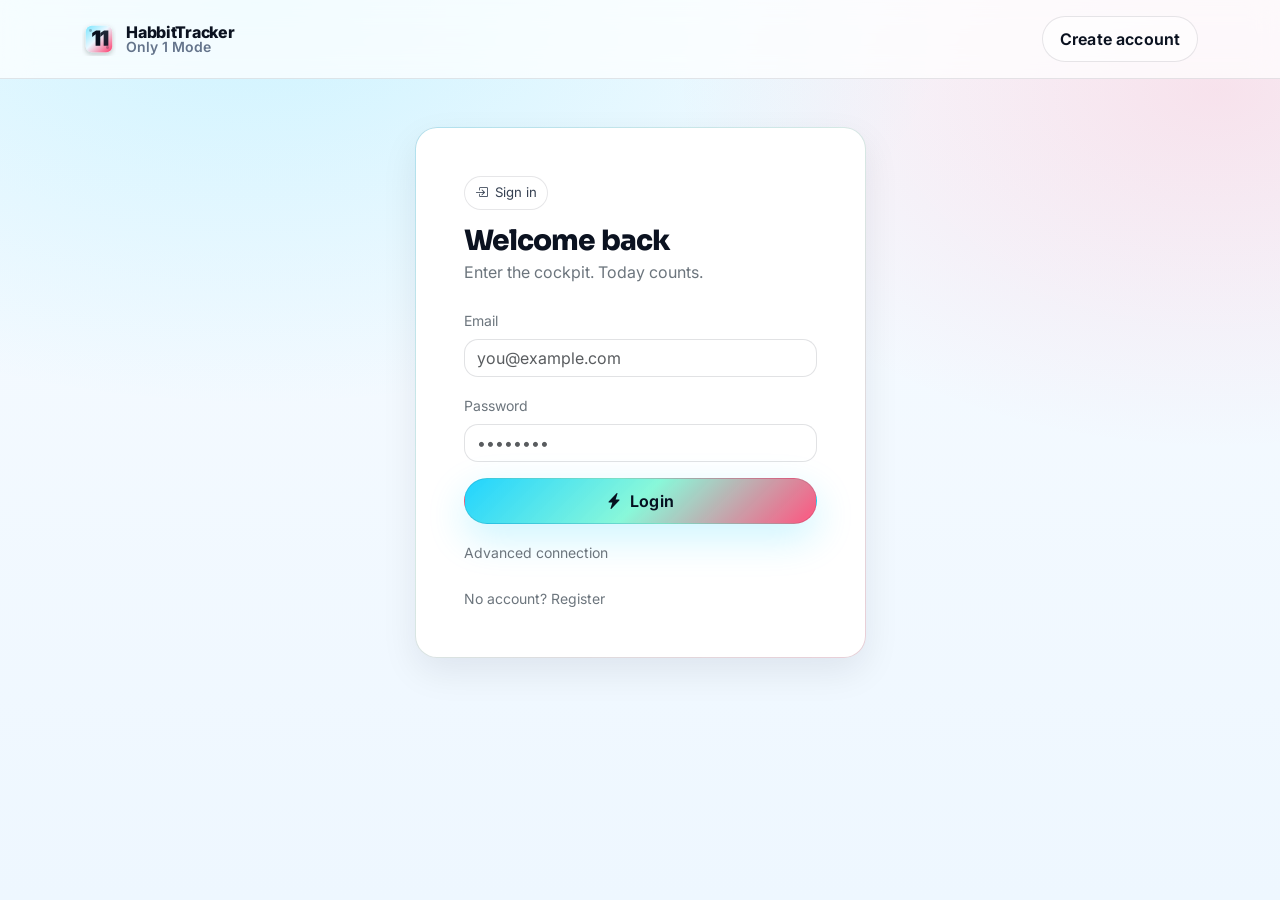
<file: auth/login.html>
<!doctype html>
<html lang="en">
  <head>
    <meta charset="utf-8" />
    <meta name="viewport" content="width=device-width, initial-scale=1" />
    <title>Login • HabbitTracker</title>
  <link rel="canonical" href="https://khushalsehrawat.github.io/hb/auth/login.html" />
  <meta property="og:url" content="https://khushalsehrawat.github.io/hb/auth/login.html" />
    <meta name="description" content="Sign in to HabbitTracker to manage daily habits, review progress and continue your focus sessions." />
    <meta name="author" content="TheBenzzCreations" />
    <meta name="creator" content="TheBenzzCreations" />
    <meta property="og:type" content="website" />
    <meta property="og:site_name" content="HabbitTracker" />
    <meta property="og:title" content="Login • HabbitTracker" />
    <meta property="og:description" content="Sign in to HabbitTracker to manage daily habits, review progress and continue your focus sessions." />
    <meta name="twitter:card" content="summary" />
    <meta name="twitter:title" content="Login • HabbitTracker" />
    <meta name="twitter:description" content="Sign in to HabbitTracker to manage daily habits, review progress and continue your focus sessions." />

    <link rel="preconnect" href="https://fonts.googleapis.com" />
    <link rel="preconnect" href="https://fonts.gstatic.com" crossorigin />
    <link href="https://fonts.googleapis.com/css2?family=Inter:wght@400;500;600;700;800&family=Sora:wght@600;700;800&display=swap" rel="stylesheet" />

    <link href="https://cdn.jsdelivr.net/npm/bootstrap@5.3.3/dist/css/bootstrap.min.css" rel="stylesheet" />
    <link href="https://cdn.jsdelivr.net/npm/bootstrap-icons@1.11.3/font/bootstrap-icons.min.css" rel="stylesheet" />
    <link href="../assets/css/theme.css" rel="stylesheet" />
    <link href="../assets/css/app.css" rel="stylesheet" />
  </head>
  <body>
    <nav class="navbar hx-nav sticky-top">
      <div class="container py-2">
        <a class="hx-brand" href="../index.html">
          <img src="../assets/img/one1-mark.svg" alt="Only 1" />
          <div class="d-flex flex-column lh-1">
            <span class="t1">HabbitTracker</span>
            <span class="t2">Only 1 Mode</span>
          </div>
        </a>
        <div class="d-flex gap-2">
          <a class="btn hx-btn hx-btn-ghost" href="./register.html">Create account</a>
        </div>
      </div>
    </nav>

    <main class="container py-5">
      <div class="row justify-content-center">
        <div class="col-lg-5">
          <div class="hx-card p-4 p-md-5 hx-border-grad">
            <div class="hx-chip mb-3"><i class="bi bi-box-arrow-in-right"></i> Sign in</div>
            <h1 class="hx-hero-title h3 mb-1">Welcome back</h1>
            <div class="text-secondary mb-4">Enter the cockpit. Today counts.</div>

            <form id="loginForm" class="vstack gap-3">
              <div>
                <label class="form-label text-secondary small">Email</label>
                <input id="email" class="form-control" type="email" autocomplete="email" required placeholder="you@example.com" />
              </div>
              <div>
                <label class="form-label text-secondary small">Password</label>
                <input id="password" class="form-control" type="password" autocomplete="current-password" required placeholder="••••••••" />
              </div>
              <button id="loginBtn" class="btn hx-btn hx-btn-primary w-100" type="submit">
                <i class="bi bi-lightning-charge-fill me-2"></i>Login
              </button>
            </form>

            <div class="mt-3">
              <a class="hx-link text-secondary small" data-bs-toggle="collapse" href="#advancedConn">Advanced connection</a>
              <div class="collapse mt-2" id="advancedConn">
                <label class="form-label text-secondary small">Backend URL</label>
                <div class="d-flex gap-2">
                  <input id="baseUrl" class="form-control" placeholder="http://localhost:8080" />
                  <button id="saveBaseUrlBtn" class="btn hx-btn hx-btn-ghost" type="button">Save</button>
                </div>
                <div class="text-secondary small mt-2">
                  If you see CORS errors, your backend must allow your frontend origin (example: <span class="fw-semibold">http://127.0.0.1:5500</span>).
                </div>
              </div>
            </div>

            <div class="text-secondary small mt-4">
              No account? <a class="hx-link" href="./register.html">Register</a>
            </div>
          </div>
        </div>
      </div>
    </main>

    <script src="https://cdn.jsdelivr.net/npm/bootstrap@5.3.3/dist/js/bootstrap.bundle.min.js"></script>
    <script type="module" src="../src/js/pages/login.js"></script>
  </body>
</html>
</file>
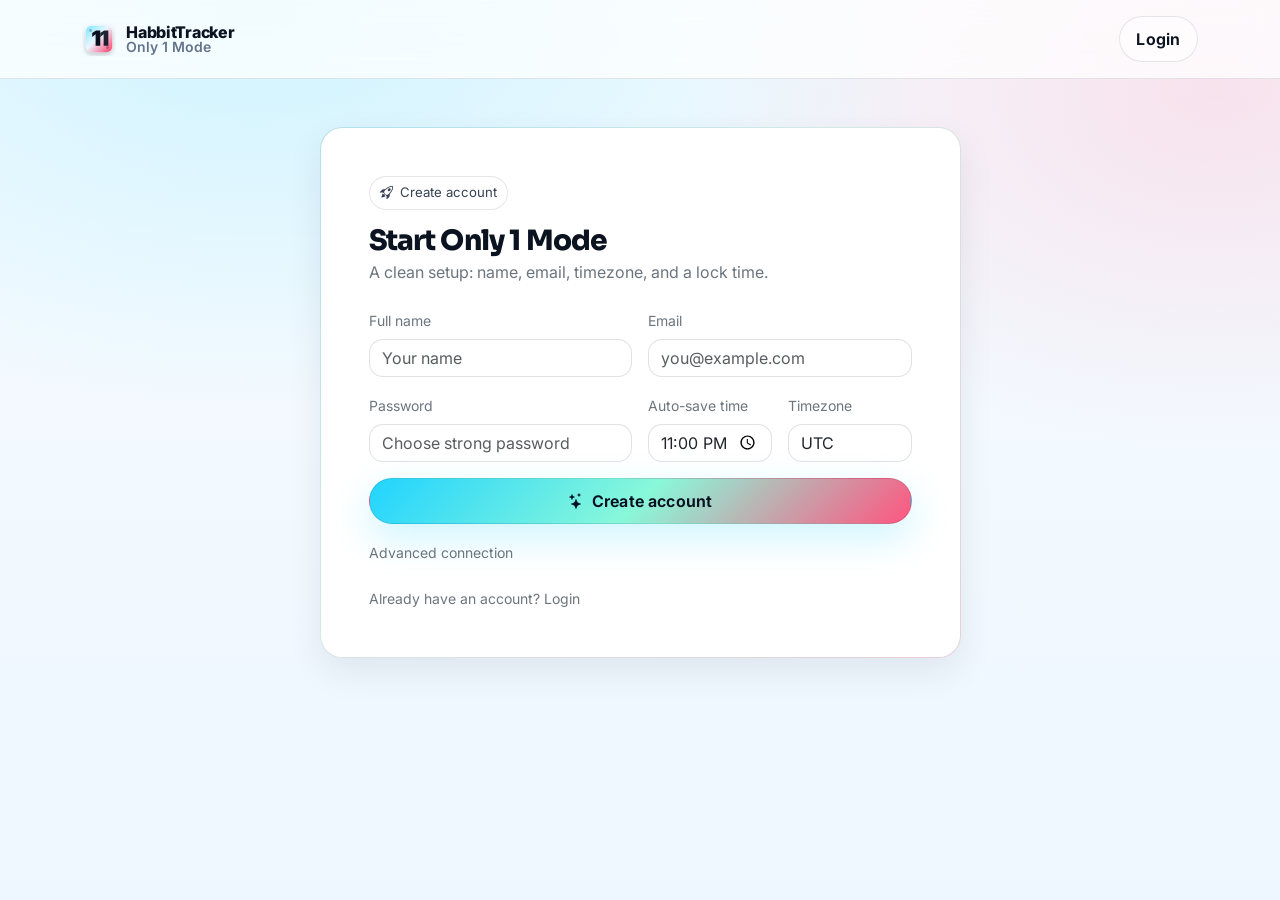
<file: auth/register.html>
<!doctype html>
<html lang="en">
  <head>
    <meta charset="utf-8" />
    <meta name="viewport" content="width=device-width, initial-scale=1" />
    <title>Register • HabbitTracker</title>
  <link rel="canonical" href="https://khushalsehrawat.github.io/hb/auth/register.html" />
  <meta property="og:url" content="https://khushalsehrawat.github.io/hb/auth/register.html" />
    <meta name="description" content="Create a HabbitTracker account to organize habits, track progress and build consistency with Only 1 Mode." />
    <meta name="author" content="TheBenzzCreations" />
    <meta name="creator" content="TheBenzzCreations" />
    <meta property="og:type" content="website" />
    <meta property="og:site_name" content="HabbitTracker" />
    <meta property="og:title" content="Register • HabbitTracker" />
    <meta property="og:description" content="Create a HabbitTracker account to organize habits, track progress and build consistency with Only 1 Mode." />
    <meta name="twitter:card" content="summary" />
    <meta name="twitter:title" content="Register • HabbitTracker" />
    <meta name="twitter:description" content="Create a HabbitTracker account to organize habits, track progress and build consistency with Only 1 Mode." />

    <link rel="preconnect" href="https://fonts.googleapis.com" />
    <link rel="preconnect" href="https://fonts.gstatic.com" crossorigin />
    <link href="https://fonts.googleapis.com/css2?family=Inter:wght@400;500;600;700;800&family=Sora:wght@600;700;800&display=swap" rel="stylesheet" />

    <link href="https://cdn.jsdelivr.net/npm/bootstrap@5.3.3/dist/css/bootstrap.min.css" rel="stylesheet" />
    <link href="https://cdn.jsdelivr.net/npm/bootstrap-icons@1.11.3/font/bootstrap-icons.min.css" rel="stylesheet" />
    <link href="../assets/css/theme.css" rel="stylesheet" />
    <link href="../assets/css/app.css" rel="stylesheet" />
  </head>
  <body>
    <nav class="navbar hx-nav sticky-top">
      <div class="container py-2">
        <a class="hx-brand" href="../index.html">
          <img src="../assets/img/one1-mark.svg" alt="Only 1" />
          <div class="d-flex flex-column lh-1">
            <span class="t1">HabbitTracker</span>
            <span class="t2">Only 1 Mode</span>
          </div>
        </a>
        <div class="d-flex gap-2">
          <a class="btn hx-btn hx-btn-ghost" href="./login.html">Login</a>
        </div>
      </div>
    </nav>

    <main class="container py-5">
      <div class="row justify-content-center">
        <div class="col-lg-7">
          <div class="hx-card p-4 p-md-5 hx-border-grad">
            <div class="hx-chip mb-3"><i class="bi bi-rocket-takeoff"></i> Create account</div>
            <h1 class="hx-hero-title h3 mb-1">Start Only 1 Mode</h1>
            <div class="text-secondary mb-4">A clean setup: name, email, timezone, and a lock time.</div>

            <form id="registerForm" class="row g-3">
              <div class="col-md-6">
                <label class="form-label text-secondary small">Full name</label>
                <input id="fullName" class="form-control" autocomplete="name" required placeholder="Your name" />
              </div>
              <div class="col-md-6">
                <label class="form-label text-secondary small">Email</label>
                <input id="email" class="form-control" type="email" autocomplete="email" required placeholder="you@example.com" />
              </div>
              <div class="col-md-6">
                <label class="form-label text-secondary small">Password</label>
                <input id="password" class="form-control" type="password" autocomplete="new-password" required placeholder="Choose strong password" />
              </div>
              <div class="col-md-3">
                <label class="form-label text-secondary small">Auto-save time</label>
                <input id="autoSaveTime" class="form-control" type="time" value="23:00" required />
              </div>
              <div class="col-md-3">
                <label class="form-label text-secondary small">Timezone</label>
                <input id="timeZoneId" class="form-control" placeholder="Asia/Kolkata" required />
              </div>

              <div class="col-12">
                <button id="registerBtn" class="btn hx-btn hx-btn-primary w-100" type="submit">
                  <i class="bi bi-stars me-2"></i>Create account
                </button>
              </div>
            </form>

            <div class="mt-3">
              <a class="hx-link text-secondary small" data-bs-toggle="collapse" href="#advancedConn">Advanced connection</a>
              <div class="collapse mt-2" id="advancedConn">
                <label class="form-label text-secondary small">Backend URL</label>
                <div class="d-flex gap-2">
                  <input id="baseUrl" class="form-control" placeholder="http://localhost:8080" />
                  <button id="saveBaseUrlBtn" class="btn hx-btn hx-btn-ghost" type="button">Save</button>
                </div>
                <div class="text-secondary small mt-2">
                  If you see CORS errors, your backend must allow your frontend origin (example: <span class="fw-semibold">http://127.0.0.1:5500</span>).
                </div>
              </div>
            </div>

            <div class="text-secondary small mt-4">
              Already have an account? <a class="hx-link" href="./login.html">Login</a>
            </div>
          </div>
        </div>
      </div>
    </main>

    <script src="https://cdn.jsdelivr.net/npm/bootstrap@5.3.3/dist/js/bootstrap.bundle.min.js"></script>
    <script type="module" src="../src/js/pages/register.js"></script>
  </body>
</html>
</file>
<file: assets/css/theme.css>
:root{
  --hx-bg-0:#F7FBFF;
  --hx-bg-1:#EEF7FF;
  --hx-surface:#FFFFFF;
  --hx-ink:#0B1220;
  --hx-ink-2:#364152;
  --hx-muted:#64748B;
  --hx-border:rgba(11,18,32,.10);
  --hx-shadow:0 18px 48px rgba(11,18,32,.12);

  --hx-accent:#FF3D6E;
  --hx-accent-2:#15D1FF;
  --hx-accent-3:#7CF7D5;

  --hx-grad:linear-gradient(135deg, rgba(21,209,255,.26), rgba(124,247,213,.16) 44%, rgba(255,61,110,.14));
  --hx-grad-2:linear-gradient(135deg, rgba(255,61,110,.14), rgba(21,209,255,.18));

  --hx-radius-xl:22px;
  --hx-radius-lg:16px;
  --hx-radius-md:12px;
  --hx-radius-sm:10px;
}

html, body { height: 100%; }
body{
  font-family: Inter, system-ui, -apple-system, Segoe UI, Roboto, Arial, sans-serif;
  color: var(--hx-ink);
  background: radial-gradient(1200px 700px at 20% 0%, rgba(21,209,255,.18), transparent 58%),
              radial-gradient(900px 600px at 95% 10%, rgba(255,61,110,.13), transparent 60%),
              linear-gradient(180deg, var(--hx-bg-0), var(--hx-bg-1));
}

.hx-brand{
  display:flex; align-items:center; gap:.65rem;
  text-decoration:none;
  color: inherit;
}
.hx-brand img{ width:34px; height:34px; }
.hx-brand .t1{ font-weight:800; letter-spacing:-0.02em; }
.hx-brand .t2{ font-weight:600; color: var(--hx-muted); font-size:.875rem; }

.hx-glass{
  background: rgba(255,255,255,.72);
  border: 1px solid var(--hx-border);
  border-radius: var(--hx-radius-xl);
  box-shadow: var(--hx-shadow);
  backdrop-filter: blur(14px);
}
.hx-card{
  border: 1px solid var(--hx-border);
  border-radius: var(--hx-radius-xl);
  background: var(--hx-surface);
  box-shadow: 0 14px 36px rgba(11,18,32,.08);
}
.hx-border-grad{ position: relative; }
.hx-border-grad:before{
  content:"";
  position:absolute;
  inset:-1px;
  border-radius: inherit;
  padding: 1px;
  background: var(--hx-grad);
  -webkit-mask: linear-gradient(#000 0 0) content-box, linear-gradient(#000 0 0);
  -webkit-mask-composite: xor;
  mask-composite: exclude;
  pointer-events:none;
}

.hx-chip{
  display:inline-flex; align-items:center; gap:.45rem;
  padding:.4rem .65rem;
  border-radius: 999px;
  border: 1px solid var(--hx-border);
  background: rgba(255,255,255,.70);
  color: var(--hx-ink-2);
  font-size:.825rem;
}

.hx-btn{
  border-radius: 999px !important;
  padding: .62rem 1.05rem;
  font-weight: 650;
  letter-spacing: .01em;
}
.hx-btn-primary{
  color: #061020;
  background: linear-gradient(135deg, rgba(21,209,255,.95), rgba(124,247,213,.90) 50%, rgba(255,61,110,.88));
  border: 1px solid rgba(11,18,32,.10);
  box-shadow: 0 14px 38px rgba(21,209,255,.22);
}
.hx-btn-primary:hover{ filter: saturate(1.06) contrast(1.03); transform: translateY(-1px); }
.hx-btn-ghost{
  color: var(--hx-ink);
  background: rgba(255,255,255,.55);
  border: 1px solid var(--hx-border);
}
.hx-btn-ghost:hover{ background: rgba(255,255,255,.82); }

.hx-link{
  color: inherit;
  text-decoration: none;
  border-bottom: 1px solid rgba(255,61,110,.0);
}
.hx-link:hover{
  color: var(--hx-ink);
  border-bottom-color: rgba(255,61,110,.35);
}

.hx-muted{ color: var(--hx-muted) !important; }
.hx-ink-2{ color: var(--hx-ink-2) !important; }

.hx-nav{
  border-bottom: 1px solid var(--hx-border);
  background: rgba(255,255,255,.72);
  backdrop-filter: blur(14px);
}

.hx-hero-title{
  font-family: Sora, Inter, system-ui, sans-serif;
  font-weight: 800;
  letter-spacing: -0.03em;
  line-height: 1.05;
}

.hx-kpi{ display:flex; gap:1rem; align-items:center; }
.hx-kpi .n{
  font-family: Sora, Inter, system-ui, sans-serif;
  font-weight: 800;
  letter-spacing: -0.02em;
  font-size: 1.55rem;
}
.hx-kpi .l{ color: var(--hx-muted); font-size: .9rem; }

.hx-sidebar{
  background: rgba(255,255,255,.78);
  border-right: 1px solid var(--hx-border);
  backdrop-filter: blur(14px);
}
.hx-side-link{
  border-radius: 12px;
  padding: .65rem .75rem;
  display:flex; align-items:center; gap:.65rem;
  color: var(--hx-ink);
  text-decoration:none;
  border: 1px solid rgba(11,18,32,0);
}
.hx-side-link:hover{ background: rgba(255,255,255,.8); border-color: var(--hx-border); }
.hx-side-link.active{
  background: rgba(255,255,255,.92);
  border-color: rgba(255,61,110,.18);
  box-shadow: 0 12px 26px rgba(11,18,32,.06);
}

.hx-input, .form-control, .form-select{
  border-radius: 14px;
  border-color: rgba(11,18,32,.12);
}
.form-control:focus, .form-select:focus{
  border-color: rgba(21,209,255,.55);
  box-shadow: 0 0 0 .25rem rgba(21,209,255,.14);
}

.hx-toast{
  border-radius: 16px;
  border: 1px solid var(--hx-border);
  box-shadow: 0 16px 44px rgba(11,18,32,.16);
  background: rgba(255,255,255,.88);
  backdrop-filter: blur(14px);
}

.hx-skeleton{
  background: linear-gradient(90deg, rgba(11,18,32,.06), rgba(11,18,32,.03), rgba(11,18,32,.06));
  background-size: 240% 100%;
  animation: hxShimmer 1.2s ease-in-out infinite;
  border-radius: 12px;
}
@keyframes hxShimmer{
  0%{ background-position: 0% 0%; }
  100%{ background-position: 240% 0%; }
}
</file>
<file: assets/css/app.css>
.hx-page{ min-height: calc(100vh - 70px); }

.place-items-center{ place-items: center; }
.min-w-0{ min-width: 0; }

.hx-hero-card{ overflow:hidden; }
.hx-hero-card .hx-hero-bg{
  position:absolute;
  inset:-90px -120px auto auto;
  width: 520px;
  height: 520px;
  border-radius: 999px;
  background: radial-gradient(circle at 30% 30%, rgba(21,209,255,.40), rgba(124,247,213,.14) 55%, rgba(255,61,110,.12) 75%, transparent 78%);
  filter: blur(2px);
  pointer-events:none;
}

.hx-mini-divider{
  height: 1px;
  background: linear-gradient(90deg, transparent, rgba(11,18,32,.14), transparent);
}

.hx-ring{
  --p: 0;
  width: 86px;
  height: 86px;
  border-radius: 999px;
  background:
    conic-gradient(from 210deg, rgba(21,209,255,.95) calc(var(--p) * 1%), rgba(255,61,110,.85) 0),
    conic-gradient(from 210deg, rgba(11,18,32,.10) 0, rgba(11,18,32,.10) 100%);
  display:grid;
  place-items:center;
  position:relative;
}
.hx-ring:after{
  content:"";
  width: 68px;
  height: 68px;
  border-radius: 999px;
  background: rgba(255,255,255,.92);
  border: 1px solid rgba(11,18,32,.10);
  box-shadow: 0 10px 26px rgba(11,18,32,.10);
  position:absolute;
}
.hx-ring > .hx-ring-text{
  position: relative;
  z-index: 1;
  text-align:center;
  line-height: 1.05;
}
.hx-ring > .hx-ring-text .pct{
  font-family: Sora, Inter, system-ui, sans-serif;
  font-weight: 800;
  letter-spacing: -0.02em;
}
.hx-ring > .hx-ring-text .lbl{ font-size: .75rem; color: var(--hx-muted); }

.hx-table tr td, .hx-table tr th{ vertical-align: middle; }

.hx-badge-soft{
  border-radius: 999px;
  padding: .35rem .6rem;
  border: 1px solid rgba(11,18,32,.10);
  background: rgba(255,255,255,.76);
  color: var(--hx-ink-2);
  font-weight: 650;
  font-size: .8rem;
}
</file>
